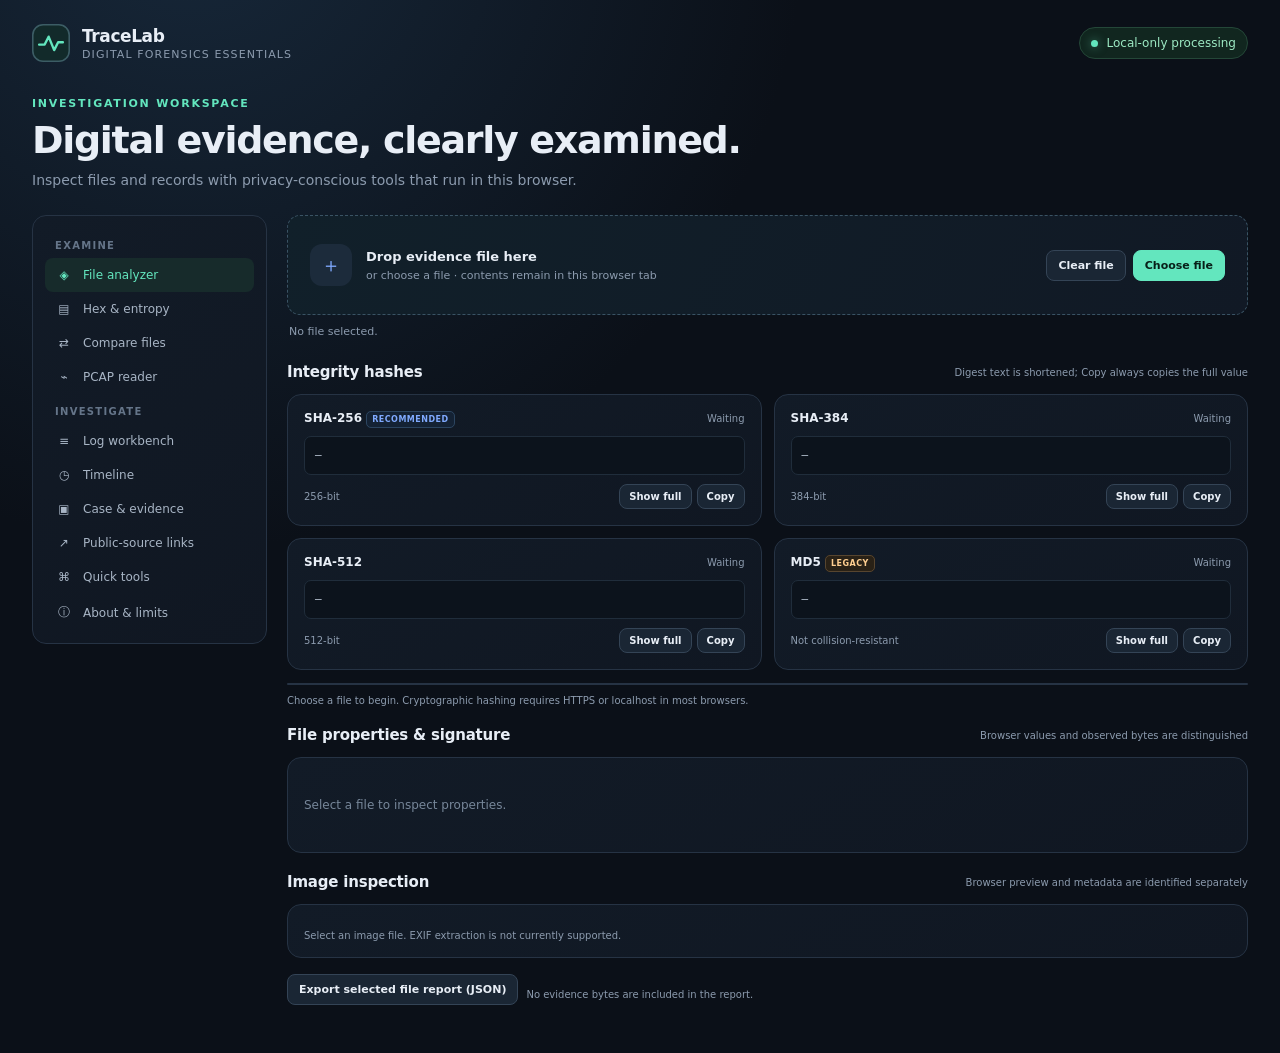
<file: index.html>
<!doctype html>
<html lang="en">
<head>
  <meta charset="utf-8">
  <meta name="viewport" content="width=device-width, initial-scale=1">
  <meta name="theme-color" content="#0b1018">
  <meta name="description" content="TraceLab is a browser-based digital forensics toolkit for examining files, logs, and evidence locally.">
  <meta property="og:site_name" content="TraceLab">
  <meta property="og:title" content="TraceLab — Digital Forensics Toolkit">
  <meta property="og:description" content="A browser-based digital forensics toolkit for examining files, logs, and evidence locally.">
  <title>TraceLab — Digital Forensics Toolkit</title>
  <link rel="icon" href="logo.svg" type="image/svg+xml">
  <link rel="stylesheet" href="style.css">
  <script src="app.js" defer></script>
</head>
<body>
  <div class="app">
    <header class="topbar">
      <a class="brand" href="#" aria-label="TraceLab home">
        <img class="brand-mark" src="logo.svg" alt="">
        <span><strong>TraceLab</strong><small>Digital forensics essentials</small></span>
      </a>
      <span class="local-badge"><span class="dot"></span> Local-only processing</span>
    </header>
    <section class="hero">
      <div class="eyebrow">Investigation workspace</div>
      <h1>Digital evidence, clearly examined.</h1>
      <p>Inspect files and records with privacy-conscious tools that run in this browser.
      </p>
    </section>
    <div class="layout">
      <nav class="sidebar" aria-label="Tools">
        <div class="nav-label">Examine</div>
        <button class="nav-button active" data-tab="analyzer"><span>◈</span> File analyzer</button>
        <button class="nav-button" data-tab="hex"><span>▤</span> Hex &amp; entropy</button>
        <button class="nav-button" data-tab="compare"><span>⇄</span> Compare files</button>
        <button class="nav-button" data-tab="network"><span>⌁</span> PCAP reader</button>
        <div class="nav-label">Investigate</div>
        <button class="nav-button" data-tab="logs"><span>≡</span> Log workbench</button>
        <button class="nav-button" data-tab="timeline"><span>◷</span> Timeline</button>
        <button class="nav-button" data-tab="case"><span>▣</span> Case &amp; evidence</button>
        <button class="nav-button" data-tab="osint"><span>↗</span> Public-source links</button>
        <button class="nav-button" data-tab="quick"><span>⌘</span> Quick tools</button>
        <button class="nav-button" data-tab="about"><span>ⓘ</span> About &amp; limits</button>
      </nav>
      <main class="main">
        <section class="dropzone" id="dropzone">
          <div class="drop-copy"><div class="file-icon">＋</div><div><strong id="dropTitle">Drop evidence file here</strong><span id="dropSubtitle">or choose a file · contents remain in this browser tab</span></div></div>
          <div class="actions"><button class="btn" id="clearFile" type="button">Clear file</button><button class="btn primary" id="chooseFile" type="button">Choose file</button><input id="fileInput" type="file"></div>
        </section>
        <div class="file-summary" id="fileSummary" aria-live="polite">No file selected.</div>

        <section class="tab-view active" id="tab-analyzer">
          <div class="section-title"><h2>Integrity hashes</h2><span class="hint">Digest text is shortened; Copy always copies the full value</span></div>
          <div class="cards" id="hashCards">
            <article class="card hash-card" data-alg="SHA-256"><div class="hash-top"><strong>SHA-256 <span class="hash-tag">RECOMMENDED</span></strong><span class="status">Waiting</span></div><div class="hash-value">—</div><div class="hash-tools"><span class="muted">256-bit</span><span><button class="btn small reveal" type="button">Show full</button> <button class="btn small copy" type="button">Copy</button></span></div></article>
            <article class="card hash-card" data-alg="SHA-384"><div class="hash-top"><strong>SHA-384</strong><span class="status">Waiting</span></div><div class="hash-value">—</div><div class="hash-tools"><span class="muted">384-bit</span><span><button class="btn small reveal" type="button">Show full</button> <button class="btn small copy" type="button">Copy</button></span></div></article>
            <article class="card hash-card" data-alg="SHA-512"><div class="hash-top"><strong>SHA-512</strong><span class="status">Waiting</span></div><div class="hash-value">—</div><div class="hash-tools"><span class="muted">512-bit</span><span><button class="btn small reveal" type="button">Show full</button> <button class="btn small copy" type="button">Copy</button></span></div></article>
            <article class="card hash-card" data-alg="MD5"><div class="hash-top"><strong>MD5 <span class="hash-tag legacy">LEGACY</span></strong><span class="status">Waiting</span></div><div class="hash-value">—</div><div class="hash-tools"><span class="muted">Not collision-resistant</span><span><button class="btn small reveal" type="button">Show full</button> <button class="btn small copy" type="button">Copy</button></span></div></article>
          </div>
          <div class="progress" aria-label="Hash processing status"><span id="progressBar"></span></div><p class="status" id="hashStatus">Choose a file to begin. Cryptographic hashing requires HTTPS or localhost in most browsers.</p>
          <section class="panel"><div class="section-title"><h2>File properties &amp; signature</h2><span class="hint">Browser values and observed bytes are distinguished</span></div><article class="card"><div class="meta-grid" id="metadata"><p class="empty">Select a file to inspect properties.</p></div></article></section>
          <section class="panel"><div class="section-title"><h2>Image inspection</h2><span class="hint">Browser preview and metadata are identified separately</span></div><article class="card"><div id="imageInfo" class="status">Select an image file. EXIF extraction is not currently supported.</div><img id="imagePreview" alt="Selected image preview" hidden></article></section>
          <section class="panel row"><button class="btn" id="exportReport" type="button">Export selected file report (JSON)</button><span class="status">No evidence bytes are included in the report.</span></section>
        </section>

        <section class="tab-view" id="tab-hex">
          <div class="section-title"><h2>Hex viewer &amp; entropy</h2><span class="hint">Read-only byte inspection</span></div>
          <article class="card"><div class="hex-toolbar"><label for="offsetInput">Offset</label><input id="offsetInput" type="number" min="0" value="0" step="16"><button class="btn small" id="prevBytes" type="button">← Previous</button><button class="btn small" id="nextBytes" type="button">Next →</button><span class="status" id="hexStatus">Select a file to view bytes</span></div><pre class="hex-view" id="hexView">No file selected.</pre></article>
          <section class="panel"><div class="section-title"><h2>Byte entropy</h2><span class="hint">Shannon entropy, 0–8 bits per byte</span></div><article class="card"><div id="entropyOverall" class="status">Select a file to calculate entropy.</div><div id="entropyChart" class="entropy-chart" role="img" aria-label="Entropy by file region"></div><p class="status">High entropy can occur in compressed/encrypted files and ordinary binary data. It is a statistical indicator, not a malware finding.</p></article></section>
          <section class="panel"><div class="section-title"><h2>UTF-8 preview (first 32 KB)</h2></div><article class="card"><textarea class="preview-text" id="textPreview" readonly></textarea><div id="previewStatus" class="status">Read-only browser decoding.</div></article></section>
        </section>

        <section class="tab-view" id="tab-compare">
          <div class="section-title"><h2>File comparison</h2><span class="hint">Compare size, signature and SHA-256</span></div><article class="card"><label class="field">Second file <input type="file" id="compareInput"></label><button class="btn primary" id="compareButton" type="button">Compare selected files</button><p class="status" id="compareStatus">Choose a primary file above and a second file here.</p><div class="table-wrap"><table id="compareTable"></table></div></article>
        </section>

        <section class="tab-view" id="tab-network">
          <div class="section-title"><h2>Classic PCAP reader</h2><span class="hint">Offline · constrained parser</span></div><article class="card"><label class="field">PCAP / PCAPNG file <input type="file" id="pcapInput" accept=".pcap,.pcapng,application/vnd.tcpdump.pcap"></label><button class="btn primary" id="parsePcap" type="button">Inspect capture</button><div class="notice">Supports classic PCAP, Ethernet link type, IPv4 TCP/UDP packets. PCAPNG, IPv6, fragmented packets and other link types are reported unsupported. Capture is parsed locally; no extraction or transmission.</div><p class="status" id="pcapStatus">No capture loaded.</p><div class="filter-row"><input type="search" id="packetFilter" placeholder="Filter protocol / IP / port"><label class="status">From (local) <input type="datetime-local" id="packetFrom"></label><label class="status">To (local) <input type="datetime-local" id="packetTo"></label><button class="btn small" id="exportPackets" type="button">Export summary CSV</button></div><div class="table-wrap"><table><thead><tr><th>#</th><th>Timestamp (UTC)</th><th>Protocol</th><th>Source</th><th>Destination</th><th>Length</th></tr></thead><tbody id="packetRows"></tbody></table></div><h3>Selected packet</h3><pre class="hex-view" id="packetDetail">Select a packet row to inspect its parsed summary.</pre></article>
        </section>

        <section class="tab-view" id="tab-logs">
          <div class="section-title"><h2>Log workbench</h2><span class="hint">Plain text, JSON lines, and XML text exports</span></div><article class="card"><label class="field">Log file <input type="file" id="logInput" accept=".log,.txt,.json,.jsonl,.xml,.csv"></label><div class="filter-row"><input type="search" id="logSearch" placeholder="Filter message or source"><select id="severityFilter"><option value="">All severities</option><option>critical</option><option>error</option><option>warning</option><option>info</option></select><label class="status">From (local) <input type="datetime-local" id="logFrom"></label><label class="status">To (local) <input type="datetime-local" id="logTo"></label><button class="btn small" id="exportLogs" type="button">Export filtered CSV</button></div><p class="status" id="logStatus">Import a text log to begin. Binary EVTX is not parsed.</p><div class="table-wrap"><table><thead><tr><th>Line</th><th>Timestamp / status</th><th>Severity</th><th>Source</th><th>Original line</th></tr></thead><tbody id="logRows"></tbody></table></div></article>
          <div class="notice">Heuristic keywords such as “failed login” indicate potential events only. They do not confirm an attack or compromise.</div>
        </section>

        <section class="tab-view" id="tab-timeline">
          <div class="section-title"><h2>Investigation timeline</h2><span class="hint">Imported supported timestamps and manual notes</span></div><article class="card"><div class="filter-row"><input type="datetime-local" id="noteTime"><input type="text" id="noteSource" placeholder="Source"><input type="text" id="noteDescription" placeholder="Observation / event"><button class="btn primary" id="addNote" type="button">Add note</button><button class="btn" id="addFileTimeline" type="button">Add selected file timestamp</button></div><div class="filter-row"><button class="btn small" id="timelineSort" type="button">Sort chronologically</button><button class="btn small" id="exportTimeline" type="button">Export timeline CSV</button></div><div class="table-wrap"><table><thead><tr><th>Time (UTC)</th><th>Original time</th><th>Source</th><th>Description</th><th>Parsing / confidence</th></tr></thead><tbody id="timelineRows"></tbody></table></div></article></section>

        <section class="tab-view" id="tab-case">
          <div class="section-title"><h2>Case &amp; evidence management</h2><span class="hint">Stored case fields contain metadata, never file contents</span></div>
          <article class="card"><div class="form-grid"><label class="field">Case ID<input id="caseId" type="text" placeholder="CASE-001"></label><label class="field">Case title<input id="caseTitle" type="text" placeholder="Investigation title"></label><label class="field full">Examiner notes<textarea id="caseNotes" rows="3" placeholder="Record observations and acquisition context"></textarea></label></div><div class="actions"><button class="btn primary" id="saveCase" type="button">Save case details</button><button class="btn" id="addEvidence" type="button">Add selected file to inventory</button><button class="btn" id="exportCase" type="button">Export case JSON</button><button class="btn" id="exportInventory" type="button">Export inventory CSV</button><label class="btn file-button">Import case JSON<input id="importCase" type="file" accept="application/json,.json"></label><button class="btn danger" id="clearCase" type="button">Clear stored case</button></div><p id="storageStatus" class="status">Case data is saved in this browser’s local storage when explicitly saved. Browser storage is not encrypted or tamper-proof.</p><div class="table-wrap"><table><thead><tr><th>Evidence ID</th><th>Name</th><th>Size</th><th>SHA-256</th><th>Type</th><th>Added</th></tr></thead><tbody id="evidenceRows"></tbody></table></div><h3>Application action log</h3><div class="table-wrap"><table><thead><tr><th>UTC time</th><th>Action</th><th>Details</th></tr></thead><tbody id="auditRows"></tbody></table></div></article>
        </section>

        <section class="tab-view" id="tab-osint">
          <div class="section-title"><h2>Public-source research links</h2><span class="hint">Links only — searches occur on external sites only if you open them</span></div><article class="card"><div class="form-grid"><label class="field">Username<input type="text" id="osintUsername" autocomplete="off" placeholder="Enter a public username"></label><label class="field">Domain<input type="text" id="osintDomain" autocomplete="off" placeholder="example.org"></label><label class="field">Public IP<input type="text" id="osintIp" autocomplete="off" placeholder="203.0.113.1"></label></div><button class="btn primary" id="buildOsint" type="button">Generate public research links</button><div id="osintLinks" class="link-list"></div><div class="notice">External sites may receive identifiers, your IP address, and browser metadata when opened. Review links before visiting. Search results do not prove that an identifier belongs to a person. Do not use this for private data, bypassing access controls, or harassment.</div><h3>Manual research notes</h3><div class="filter-row"><input type="text" id="osintUrl" placeholder="Public source URL"><input type="text" id="osintObservation" placeholder="Observation, UTC timestamp, reliability"><button class="btn small" id="addOsintNote" type="button">Add note</button><button class="btn small" id="exportOsint" type="button">Export notes JSON</button></div><ul id="osintNotes"></ul></article></section>

        <section class="tab-view" id="tab-quick">
          <div class="section-title"><h2>Quick tools</h2><span class="hint">Encoding is not encryption</span></div><div class="tool-grid">
            <article class="card"><h3>Text SHA-256</h3><textarea id="textHashInput" class="tool-input" placeholder="Text to hash"></textarea><button class="btn small primary" id="textHashButton" type="button">Hash text</button><output id="textHashOutput" class="tool-output">Digest appears here.</output></article>
            <article class="card"><h3>Base64 encode / decode</h3><textarea id="base64Input" class="tool-input" placeholder="Unicode text or Base64"></textarea><div class="actions"><button class="btn small" id="encodeButton" type="button">Encode UTF-8</button><button class="btn small" id="decodeButton" type="button">Decode UTF-8</button></div><output id="base64Output" class="tool-output">Result appears here.</output></article>
            <article class="card"><h3>Hex ↔ text</h3><textarea id="hexTextInput" class="tool-input" placeholder="Text or hex bytes (e.g. 48 69)"></textarea><div class="actions"><button class="btn small" id="toHex" type="button">Text to hex</button><button class="btn small" id="fromHex" type="button">Hex to text</button><button class="btn small" id="checkUtf8" type="button">Check UTF-8 bytes</button></div><output id="hexTextOutput" class="tool-output"></output></article>
            <article class="card"><h3>URL, JSON &amp; ROT13</h3><textarea id="formatInput" class="tool-input" placeholder="Text, URL component, or JSON"></textarea><div class="actions"><button class="btn small" id="urlEncode" type="button">URL encode</button><button class="btn small" id="urlDecode" type="button">URL decode</button><button class="btn small" id="formatJson" type="button">Format JSON</button><button class="btn small" id="rot13" type="button">ROT13</button></div><output id="formatOutput" class="tool-output"></output></article>
            <article class="card"><h3>Unix timestamp</h3><input id="timestampInput" type="text" placeholder="Seconds or milliseconds"><button class="btn small" id="timestampButton" type="button">Convert</button><output id="timestampOutput" class="tool-output"></output></article>
            <article class="card"><h3>Signature reference</h3><p>Leading byte examples. These alone do not prove a file’s complete format or safety.</p><div class="tool-output">PDF 25 50 44 46 · PNG 89 50 4E 47<br>JPEG FF D8 FF · ZIP 50 4B 03 04<br>GIF 47 49 46 38 · ELF 7F 45 4C 46</div></article>
          </div>
        </section>

        <section class="tab-view" id="tab-about">
          <div class="section-title"><h2>About &amp; limitations</h2></div><article class="card prose">
            <p><strong>TraceLab</strong> runs without a backend or remote library. File contents are read by this page only; case records, if saved, use the browser’s local storage and may persist on this device. Clear case data on shared devices. No evidence is uploaded automatically.</p>
            <ul><li>Secure context: Web Crypto SHA algorithms require HTTPS or localhost in browsers. MD5 uses an in-page implementation and is for legacy comparison only.</li><li>Hash size limit: files larger than 128 MiB are rejected to avoid unbounded memory use. Hashing is not incremental and can temporarily use additional memory.</li><li>Metadata: standard browser file properties and basic signatures are available. This build does not parse EXIF, full document metadata, PDF page trees, or embedded content.</li><li>PCAP: only classic PCAP, Ethernet, IPv4, TCP/UDP basic records. PCAPNG and other link/network formats are unsupported. Parser output is not a complete protocol analysis.</li><li>Logs/timeline: simple transparent timestamp and keyword heuristics; formats vary. Original text remains visible. UTC conversion is only made for timestamps with explicit timezone or recognized epoch values.</li><li>Not a forensic acquisition tool: no write blocking, deleted data recovery, verified chain-of-custody, tamper-proof audit, malware verdict, or court-readiness. Validate important results with established tools and controlled procedures.</li></ul>
            <p>No third-party libraries are used. Static HTML/CSS/JavaScript is suitable for local use and GitHub Pages.</p>
            <p><strong>Made by Akash Roy Chowdhury</strong> · Instagram: <a href="https://instagram.com/akashrc0" target="_blank" rel="noopener noreferrer">@akashrc0</a></p>
          </article>
        </section>
      </main>
    </div>
  </div>
  <div class="toast" id="toast" role="status" aria-live="polite"></div>
</body>
</html>
</file>
<file: style.css>
:root{color-scheme:dark;--bg:#0b1018;--panel:#111925;--line:#263344;--muted:#8c9bae;--text:#e8eef6;--accent:#63e6be;--blue:#80aaff;--red:#ff7a86;font-family:Inter,ui-sans-serif,system-ui,-apple-system,BlinkMacSystemFont,"Segoe UI",sans-serif}
*{box-sizing:border-box}body{margin:0;min-height:100vh;color:var(--text);background:radial-gradient(ellipse at 15% -10%,#17283a 0,transparent 40%),var(--bg)}button,input,textarea,select{font:inherit}button{color:inherit}.app{max-width:1480px;padding:24px 32px 48px;margin:auto}.topbar{display:flex;align-items:center;justify-content:space-between;gap:20px;margin-bottom:35px}.brand{display:flex;align-items:center;gap:12px;color:inherit;text-decoration:none}.brand-mark{display:grid;place-items:center;width:38px;height:38px;border:1px solid #3c5d65;border-radius:12px;background:#122a2a;color:var(--accent);font-size:18px}.brand strong{display:block;font-size:17px;letter-spacing:-.4px}.brand small{display:block;color:var(--muted);font-size:11px;margin-top:2px;letter-spacing:.1em;text-transform:uppercase}.local-badge{border:1px solid #244738;background:#11261f;color:#9ce9c3;padding:8px 11px;border-radius:999px;font-size:12px;display:flex;align-items:center;gap:8px;white-space:nowrap}.dot{width:7px;height:7px;border-radius:50%;background:var(--accent);box-shadow:0 0 10px #63e6be80}.hero{margin:0 0 24px}.eyebrow{color:var(--accent);text-transform:uppercase;font-size:11px;letter-spacing:.16em;font-weight:700}h1{font-size:clamp(27px,4vw,38px);letter-spacing:-1.3px;margin:8px 0 7px}.hero p{color:var(--muted);margin:0;max-width:730px;line-height:1.6;font-size:14px}.layout{display:grid;grid-template-columns:235px minmax(0,1fr);gap:20px;align-items:start}.sidebar,.card{background:linear-gradient(150deg,#121b27,#101722);border:1px solid var(--line);border-radius:14px}.sidebar{padding:12px;position:sticky;top:18px;max-height:calc(100vh - 36px);overflow-y:auto}.nav-label{color:#657589;font-size:10px;text-transform:uppercase;letter-spacing:.13em;padding:12px 10px 7px;font-weight:700}.nav-button{width:100%;background:transparent;border:0;text-align:left;color:#a8b5c5;padding:10px;border-radius:8px;cursor:pointer;font-size:12px;display:flex;align-items:center;gap:10px;transition:.15s}.nav-button span{width:18px;text-align:center}.nav-button:hover,.nav-button.active{background:#172b2b;color:var(--accent)}.main{min-width:0}.dropzone{border:1px dashed #3a5364;border-radius:13px;background:linear-gradient(115deg,#11202a,#111925);padding:19px 22px;min-height:100px;display:flex;align-items:center;justify-content:space-between;gap:20px}.dropzone.dragging{border-color:var(--accent);background:#132a29}.drop-copy{display:flex;align-items:center;gap:14px;min-width:0}.file-icon{width:42px;height:42px;border-radius:12px;display:grid;place-items:center;flex:0 0 auto;background:#1c2b3b;color:var(--blue);font-size:20px}.drop-copy strong{display:block;font-size:13px;margin-bottom:5px;overflow-wrap:anywhere}.drop-copy span{display:block;color:var(--muted);font-size:11px}.actions{display:flex;gap:7px;flex-wrap:wrap;align-items:center}.btn{cursor:pointer;border:1px solid #344456;border-radius:8px;padding:8px 11px;background:#1a2634;font-size:11px;font-weight:650;transition:.15s;white-space:nowrap;display:inline-block}.btn:hover{border-color:#71849a;background:#223144}.btn.primary{background:var(--accent);border-color:var(--accent);color:#082019}.btn.primary:hover{background:#8af0cf}.btn.small{padding:6px 9px;font-size:10px}.btn.danger{border-color:#653b43;color:#ffadb4}.file-button input{display:none}#fileInput{display:none}.file-summary{color:var(--muted);font-size:11px;margin:10px 2px 22px;min-height:16px;overflow-wrap:anywhere}.section-title{display:flex;justify-content:space-between;align-items:center;gap:10px;margin:0 0 13px}.section-title h2{margin:0;font-size:15px;letter-spacing:-.2px}.hint{font-size:10px;color:var(--muted);text-align:right}.cards{display:grid;grid-template-columns:repeat(2,minmax(0,1fr));gap:12px}.card{padding:16px;min-width:0}.hash-top{display:flex;align-items:center;justify-content:space-between;gap:8px;margin-bottom:11px;font-size:12px}.hash-tag{color:var(--blue);border:1px solid #2c4560;background:#142234;border-radius:5px;padding:3px 5px;font-size:8px;letter-spacing:.06em}.hash-tag.legacy{color:#ffcf91;border-color:#57452f;background:#292116}.hash-value,.tool-output{overflow-wrap:anywhere;color:#cad7e6;background:#0c131c;border:1px solid #202d3b;border-radius:7px;padding:10px;min-height:37px;font:11px/1.55 "SFMono-Regular",Consolas,monospace}.hash-tools{display:flex;justify-content:space-between;align-items:center;gap:8px;margin-top:9px}.muted,.status{color:var(--muted);font-size:10px}.progress{height:2px;margin-top:13px;background:#263344;overflow:hidden;border-radius:2px}.progress>span{display:block;width:0;height:100%;background:var(--accent);transition:width .2s}.panel{margin-top:20px}.meta-grid{display:grid;grid-template-columns:repeat(2,minmax(0,1fr));gap:0 22px}.meta-row{border-bottom:1px solid #202b39;padding:10px 0;display:flex;justify-content:space-between;gap:14px;font-size:11px}.meta-key{color:var(--muted);flex:0 0 auto}.meta-value{text-align:right;overflow-wrap:anywhere}.empty{color:#77879a;font-size:12px;padding:12px 0}.tab-view{display:none}.tab-view.active{display:block}.hex-toolbar,.filter-row,.row{display:flex;align-items:center;gap:8px;flex-wrap:wrap}.hex-toolbar{margin-bottom:12px}.hex-toolbar label{color:var(--muted);font-size:11px}.hex-view{font:11px/1.8 "SFMono-Regular",Consolas,monospace;color:#b9c8d9;overflow:auto;white-space:pre;background:#0b121a;border:1px solid #263344;border-radius:8px;padding:13px;min-height:120px;margin:0}.hex-offset{color:#71869e}.hex-ascii{color:#9ddfc4}.preview-text,.tool-input{width:100%;min-height:120px;resize:vertical;font:11px/1.6 "SFMono-Regular",Consolas,monospace}.panel .status{margin:9px 0 0}.entropy-chart{display:grid;grid-template-columns:repeat(32,minmax(2px,1fr));align-items:end;gap:3px;height:100px;margin:15px 0}.entropy-bar{background:linear-gradient(0deg,#2e8c71,#63e6be);min-height:2px;border-radius:3px 3px 0 0;position:relative}.tool-grid{display:grid;grid-template-columns:repeat(2,minmax(0,1fr));gap:12px}.tool-grid h3,h3{font-size:12px;margin:0 0 8px}.tool-grid p{color:var(--muted);font-size:10px;line-height:1.5}.tool-input{min-height:70px}.tool-output{display:block;margin-top:9px;min-height:36px}.notice{margin-top:14px;border:1px solid #314154;border-radius:9px;padding:11px 13px;color:#9eafc2;font-size:10px;line-height:1.55;background:#111b27}.notice strong{color:#dce7f3}.field{display:flex;flex-direction:column;gap:6px;color:var(--muted);font-size:10px;flex:1;min-width:150px}.field input,.field textarea,input[type="text"],input[type="search"],input[type="number"],input[type="datetime-local"],select,textarea{background:#0c131c;color:var(--text);border:1px solid #2d3c4d;border-radius:7px;padding:9px 10px;outline:none;min-width:0}.field textarea{resize:vertical}.form-grid{display:grid;grid-template-columns:repeat(2,minmax(0,1fr));gap:12px;margin-bottom:12px}.field.full{grid-column:1/-1}.row{margin-top:16px}.table-wrap{overflow:auto;margin-top:12px;max-height:460px;border:1px solid #263344;border-radius:8px}table{border-collapse:collapse;width:100%;font-size:10px}th,td{text-align:left;padding:9px 10px;border-bottom:1px solid #202b39;vertical-align:top;overflow-wrap:anywhere;max-width:370px}th{position:sticky;top:0;background:#151f2d;color:#aebdd0;z-index:1}td{color:#ccd7e4}tr:last-child td{border-bottom:0}.link-list{display:grid;gap:7px;margin-top:14px}.link-list a{color:#a8c4ff;overflow-wrap:anywhere}.prose{font-size:12px;line-height:1.7;color:#c2cedb}.prose li{margin:8px 0}.toast{position:fixed;bottom:20px;left:50%;transform:translate(-50%,12px);opacity:0;pointer-events:none;background:#dff9ef;color:#09251b;padding:10px 15px;border-radius:8px;font-size:11px;font-weight:700;transition:.2s;z-index:10}.toast.show{opacity:1;transform:translate(-50%,0)}button:focus-visible,a:focus-visible,input:focus-visible,textarea:focus-visible,select:focus-visible{outline:2px solid var(--accent);outline-offset:2px}input:focus,textarea:focus,select:focus{border-color:var(--accent)}#imagePreview{display:block;max-width:100%;max-height:360px;object-fit:contain;margin-top:12px;border-radius:8px}
.progress>span.indeterminate{width:35%;animation:progress-slide 1.2s ease-in-out infinite alternate}@keyframes progress-slide{from{transform:translateX(0)}to{transform:translateX(185%)}}tr.potential td{color:#ffc98a}
@media(max-width:920px){.app{padding:20px 18px 36px}.layout{grid-template-columns:1fr}.sidebar{position:static;max-height:none;display:flex;overflow-x:auto;gap:4px;padding:8px}.nav-label{display:none}.nav-button{width:auto;white-space:nowrap}.nav-button span{display:none}}
@media(max-width:580px){.app{padding:16px 12px 30px}.topbar{margin-bottom:25px}.brand small{display:none}.local-badge{font-size:9px;padding:7px}.dropzone{align-items:flex-start;flex-direction:column;padding:16px}.cards,.tool-grid,.meta-grid,.form-grid{grid-template-columns:1fr}.field.full{grid-column:auto}.section-title{align-items:flex-start;flex-direction:column}.hint{text-align:left}.hash-value{font-size:10px}.sidebar{margin:0 -2px}.nav-button{padding:9px;font-size:10px}.filter-row>*{flex:1 1 125px}}
[hidden]{display:none!important}
.brand-mark{display:block;flex:0 0 auto;width:38px;height:38px;border:0;border-radius:0;background:transparent}
</file>
